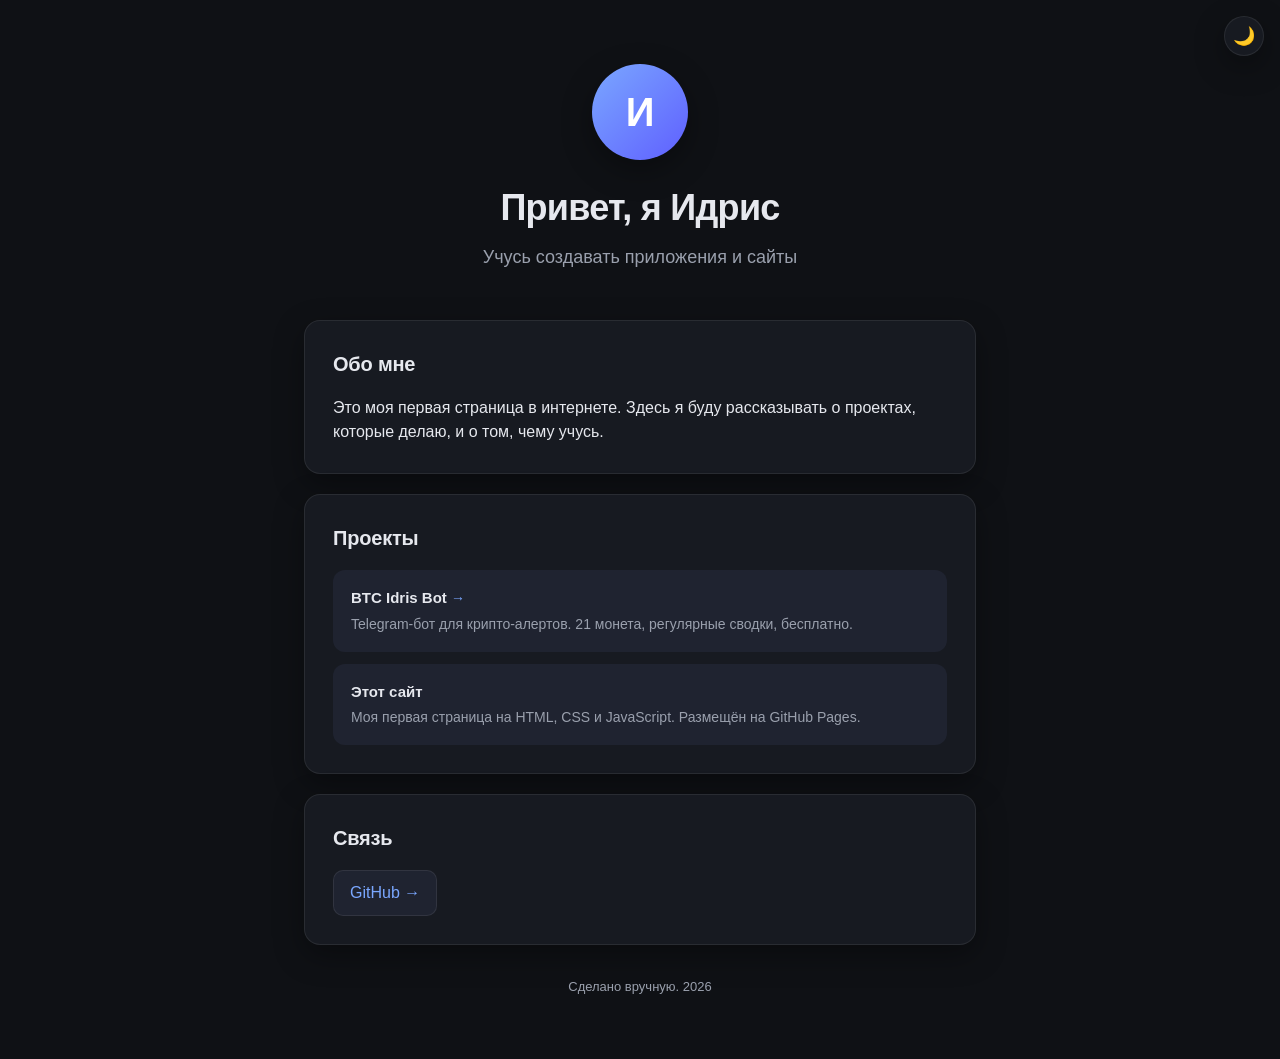
<file: index.html>
<!DOCTYPE html>
<html lang="ru">
<head>
  <meta charset="UTF-8" />
  <meta name="viewport" content="width=device-width, initial-scale=1.0" />
  <title>Идрис · Личная страница</title>
  <meta name="description" content="Личная страница Идриса" />
  <link rel="stylesheet" href="styles.css" />
</head>
<body>
  <button class="theme-toggle" id="themeToggle" aria-label="Сменить тему">🌙</button>

  <main class="container">
    <header class="hero">
      <div class="avatar" aria-hidden="true">И</div>
      <h1>Привет, я Идрис</h1>
      <p class="tagline">Учусь создавать приложения и сайты</p>
    </header>

    <section class="card">
      <h2>Обо мне</h2>
      <p>
        Это моя первая страница в интернете. Здесь я буду рассказывать о проектах,
        которые делаю, и о том, чему учусь.
      </p>
    </section>

    <section class="card">
      <h2>Проекты</h2>
      <ul class="projects">
        <li>
          <a href="bot/" class="project-link">
            <strong>BTC Idris Bot <span class="arrow">→</span></strong>
            <span>Telegram-бот для крипто-алертов. 21 монета, регулярные сводки, бесплатно.</span>
          </a>
        </li>
        <li>
          <strong>Этот сайт</strong>
          <span>Моя первая страница на HTML, CSS и JavaScript. Размещён на GitHub Pages.</span>
        </li>
      </ul>
    </section>

    <section class="card">
      <h2>Связь</h2>
      <div class="links">
        <a href="https://github.com/bashka201811-star" target="_blank" rel="noopener">
          GitHub →
        </a>
      </div>
    </section>

    <footer class="footer">
      <p>Сделано вручную. <span id="year"></span></p>
    </footer>
  </main>

  <script src="script.js"></script>
</body>
</html>
</file>
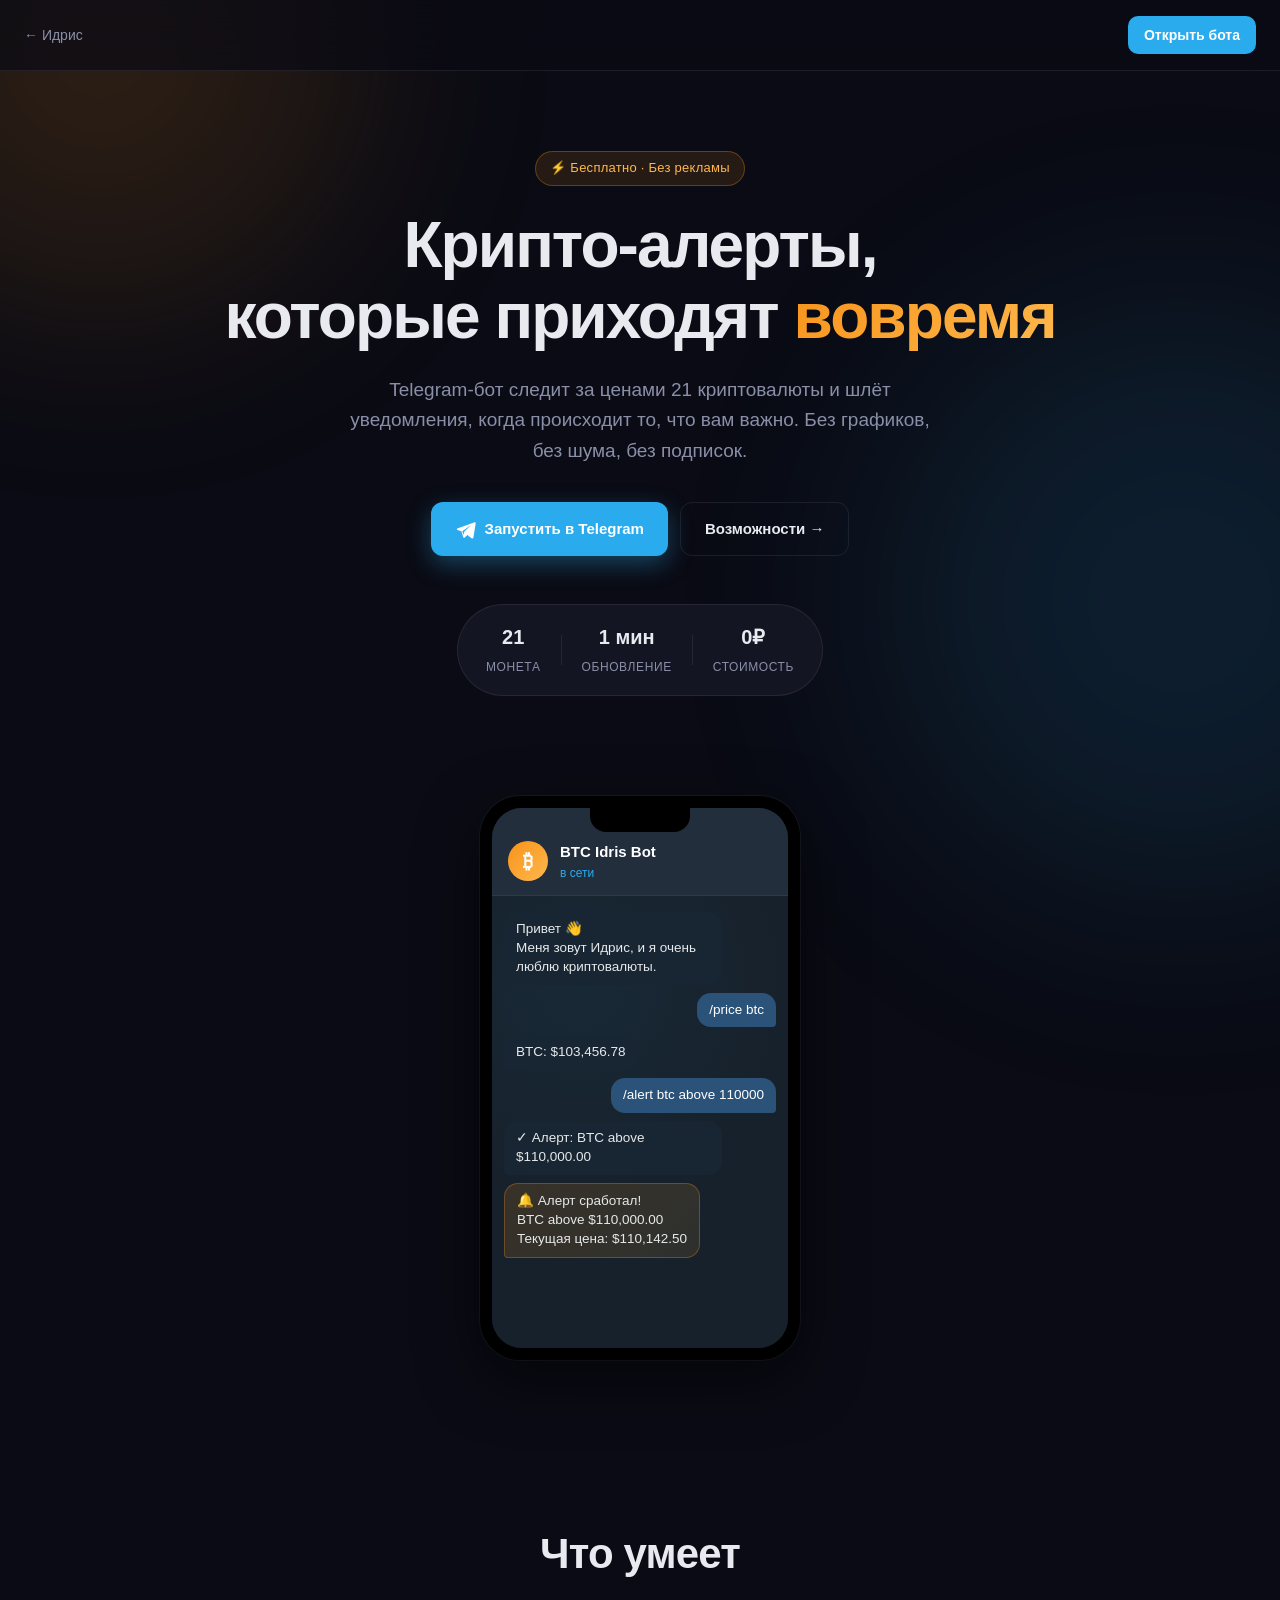
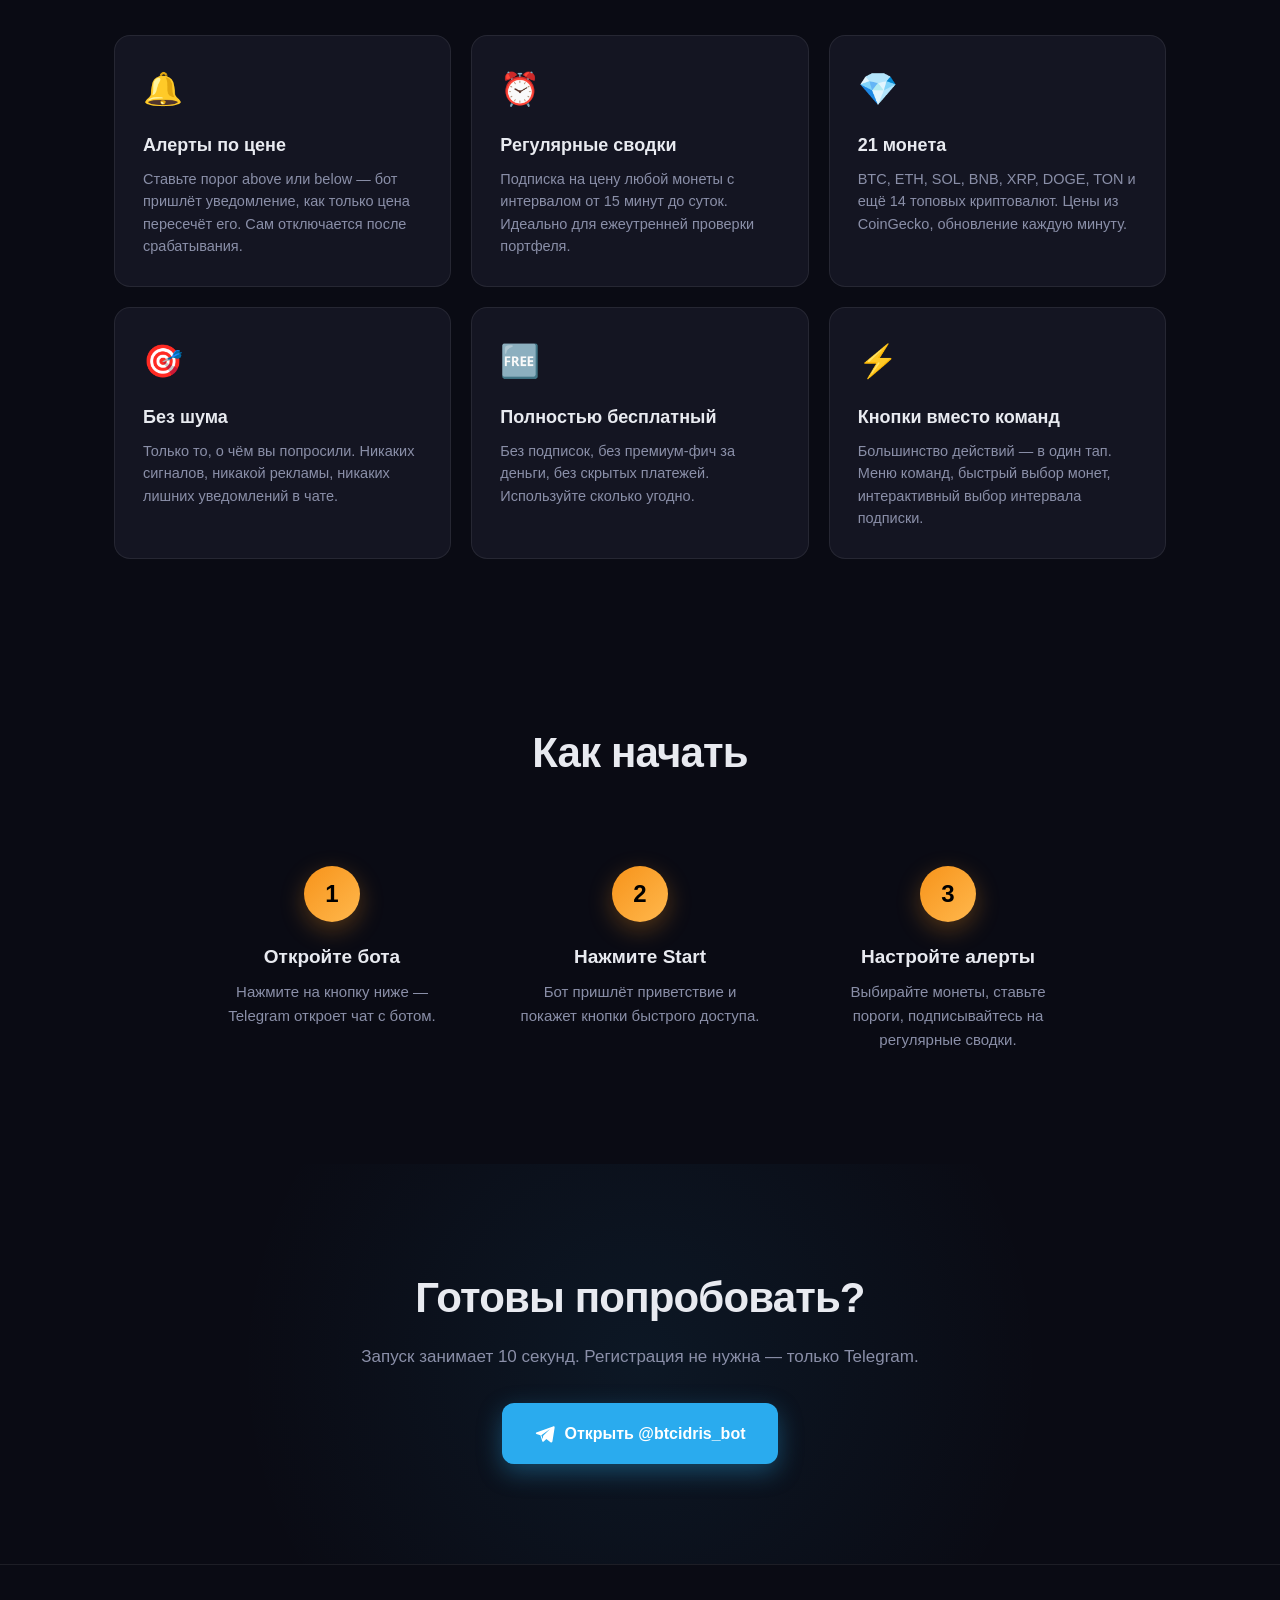
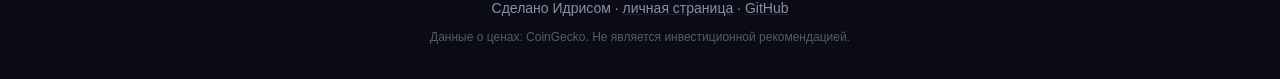
<file: bot/index.html>
<!DOCTYPE html>
<html lang="ru">
<head>
  <meta charset="UTF-8" />
  <meta name="viewport" content="width=device-width, initial-scale=1.0" />
  <title>BTC Idris Bot · Крипто-алерты в Telegram</title>
  <meta name="description" content="Telegram-бот для отслеживания цен криптовалют: алерты, регулярные сводки, 21 монета. Бесплатно." />
  <meta property="og:title" content="BTC Idris Bot — крипто-алерты в Telegram" />
  <meta property="og:description" content="Алерты по цене, регулярные сводки, 21 монета. Бесплатно." />
  <meta property="og:type" content="website" />
  <link rel="stylesheet" href="styles.css" />
</head>
<body>
  <div class="glow glow-1"></div>
  <div class="glow glow-2"></div>

  <nav class="nav">
    <a href="../" class="nav-logo">← Идрис</a>
    <a href="https://t.me/btcidris_bot" target="_blank" rel="noopener" class="nav-cta">
      Открыть бота
    </a>
  </nav>

  <main>
    <!-- Hero -->
    <section class="hero">
      <div class="container">
        <div class="badge">⚡ Бесплатно · Без рекламы</div>
        <h1>
          Крипто-алерты,<br />
          которые приходят <span class="gradient-text">вовремя</span>
        </h1>
        <p class="hero-subtitle">
          Telegram-бот следит за ценами 21 криптовалюты и шлёт уведомления, когда
          происходит то, что вам важно. Без графиков, без шума, без подписок.
        </p>
        <div class="hero-actions">
          <a href="https://t.me/btcidris_bot" target="_blank" rel="noopener" class="btn btn-primary">
            <svg width="22" height="22" viewBox="0 0 24 24" fill="currentColor">
              <path d="M21.5 4.5L2.5 11.5C1.8 11.8 1.9 12.8 2.6 13L7 14.5L9 21C9.2 21.7 10.1 21.9 10.6 21.4L13.5 18.5L18 22C18.8 22.6 19.9 22.2 20.1 21.2L22.5 6.2C22.7 5.1 21.7 4.2 21.5 4.5ZM10 15L9.5 18.5L8 14.5L17.5 7.5L10 15Z"/>
            </svg>
            Запустить в Telegram
          </a>
          <a href="#features" class="btn btn-ghost">Возможности →</a>
        </div>

        <div class="trust">
          <div class="trust-item">
            <strong>21</strong>
            <span>монета</span>
          </div>
          <div class="trust-divider"></div>
          <div class="trust-item">
            <strong>1 мин</strong>
            <span>обновление</span>
          </div>
          <div class="trust-divider"></div>
          <div class="trust-item">
            <strong>0₽</strong>
            <span>стоимость</span>
          </div>
        </div>
      </div>
    </section>

    <!-- Phone mockup -->
    <section class="mockup-section">
      <div class="container">
        <div class="phone">
          <div class="phone-notch"></div>
          <div class="phone-screen">
            <div class="chat-header">
              <div class="chat-avatar">₿</div>
              <div>
                <div class="chat-name">BTC Idris Bot</div>
                <div class="chat-status">в сети</div>
              </div>
            </div>
            <div class="chat-body">
              <div class="msg msg-in">Привет 👋<br/>Меня зовут Идрис, и я очень люблю криптовалюты.</div>
              <div class="msg msg-out">/price btc</div>
              <div class="msg msg-in">BTC: $103,456.78</div>
              <div class="msg msg-out">/alert btc above 110000</div>
              <div class="msg msg-in">✓ Алерт: BTC above $110,000.00</div>
              <div class="msg msg-in msg-alert">
                🔔 Алерт сработал!<br/>
                BTC above $110,000.00<br/>
                Текущая цена: $110,142.50
              </div>
            </div>
          </div>
        </div>
      </div>
    </section>

    <!-- Features -->
    <section class="features" id="features">
      <div class="container">
        <h2>Что умеет</h2>
        <div class="features-grid">
          <div class="feature">
            <div class="feature-icon">🔔</div>
            <h3>Алерты по цене</h3>
            <p>Ставьте порог above или below — бот пришлёт уведомление, как только цена пересечёт его. Сам отключается после срабатывания.</p>
          </div>
          <div class="feature">
            <div class="feature-icon">⏰</div>
            <h3>Регулярные сводки</h3>
            <p>Подписка на цену любой монеты с интервалом от 15 минут до суток. Идеально для ежеутренней проверки портфеля.</p>
          </div>
          <div class="feature">
            <div class="feature-icon">💎</div>
            <h3>21 монета</h3>
            <p>BTC, ETH, SOL, BNB, XRP, DOGE, TON и ещё 14 топовых криптовалют. Цены из CoinGecko, обновление каждую минуту.</p>
          </div>
          <div class="feature">
            <div class="feature-icon">🎯</div>
            <h3>Без шума</h3>
            <p>Только то, о чём вы попросили. Никаких сигналов, никакой рекламы, никаких лишних уведомлений в чате.</p>
          </div>
          <div class="feature">
            <div class="feature-icon">🆓</div>
            <h3>Полностью бесплатный</h3>
            <p>Без подписок, без премиум-фич за деньги, без скрытых платежей. Используйте сколько угодно.</p>
          </div>
          <div class="feature">
            <div class="feature-icon">⚡</div>
            <h3>Кнопки вместо команд</h3>
            <p>Большинство действий — в один тап. Меню команд, быстрый выбор монет, интерактивный выбор интервала подписки.</p>
          </div>
        </div>
      </div>
    </section>

    <!-- How it works -->
    <section class="steps">
      <div class="container">
        <h2>Как начать</h2>
        <div class="steps-grid">
          <div class="step">
            <div class="step-num">1</div>
            <h3>Откройте бота</h3>
            <p>Нажмите на кнопку ниже — Telegram откроет чат с ботом.</p>
          </div>
          <div class="step">
            <div class="step-num">2</div>
            <h3>Нажмите Start</h3>
            <p>Бот пришлёт приветствие и покажет кнопки быстрого доступа.</p>
          </div>
          <div class="step">
            <div class="step-num">3</div>
            <h3>Настройте алерты</h3>
            <p>Выбирайте монеты, ставьте пороги, подписывайтесь на регулярные сводки.</p>
          </div>
        </div>
      </div>
    </section>

    <!-- Final CTA -->
    <section class="final-cta">
      <div class="container">
        <h2>Готовы попробовать?</h2>
        <p>Запуск занимает 10 секунд. Регистрация не нужна — только Telegram.</p>
        <a href="https://t.me/btcidris_bot" target="_blank" rel="noopener" class="btn btn-primary btn-large">
          <svg width="22" height="22" viewBox="0 0 24 24" fill="currentColor">
            <path d="M21.5 4.5L2.5 11.5C1.8 11.8 1.9 12.8 2.6 13L7 14.5L9 21C9.2 21.7 10.1 21.9 10.6 21.4L13.5 18.5L18 22C18.8 22.6 19.9 22.2 20.1 21.2L22.5 6.2C22.7 5.1 21.7 4.2 21.5 4.5ZM10 15L9.5 18.5L8 14.5L17.5 7.5L10 15Z"/>
          </svg>
          Открыть @btcidris_bot
        </a>
      </div>
    </section>

    <footer class="footer">
      <div class="container">
        <p>Сделано Идрисом · <a href="../">личная страница</a> · <a href="https://github.com/bashka201811-star/Idris" target="_blank" rel="noopener">GitHub</a></p>
        <p class="footer-small">Данные о ценах: CoinGecko. Не является инвестиционной рекомендацией.</p>
      </div>
    </footer>
  </main>

  <script src="script.js"></script>
</body>
</html>
</file>
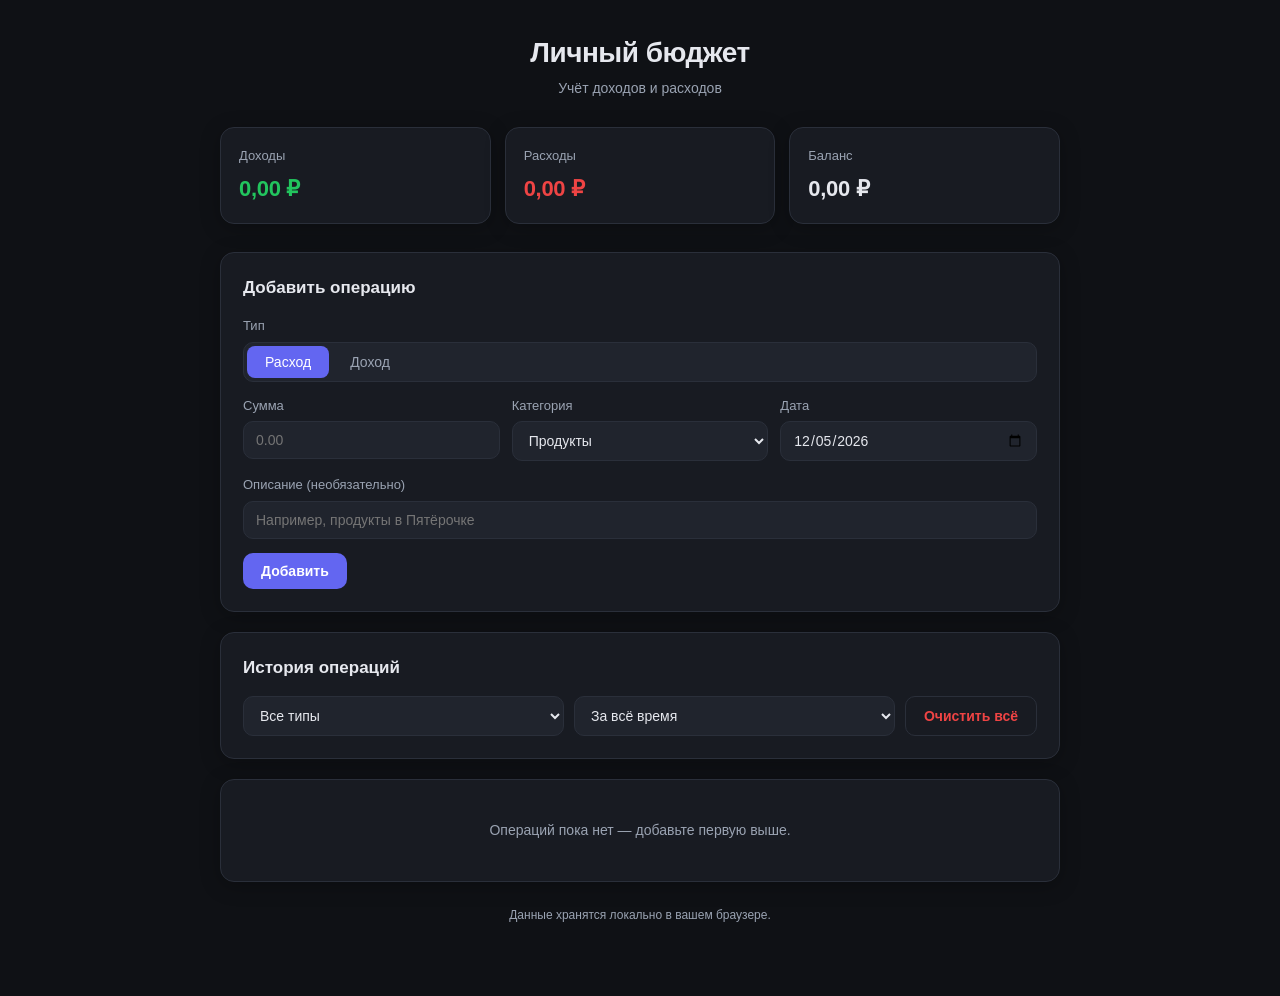
<file: expense-calculator/index.html>
<!DOCTYPE html>
<html lang="ru">
<head>
  <meta charset="UTF-8" />
  <meta name="viewport" content="width=device-width, initial-scale=1.0" />
  <title>Калькулятор доходов и расходов</title>
  <link rel="stylesheet" href="styles.css" />
</head>
<body>
  <div class="app">
    <header class="header">
      <h1>Личный бюджет</h1>
      <p class="subtitle">Учёт доходов и расходов</p>
    </header>

    <section class="summary">
      <div class="card card--income">
        <div class="card__label">Доходы</div>
        <div class="card__value" id="totalIncome">0 ₽</div>
      </div>
      <div class="card card--expense">
        <div class="card__label">Расходы</div>
        <div class="card__value" id="totalExpense">0 ₽</div>
      </div>
      <div class="card card--balance">
        <div class="card__label">Баланс</div>
        <div class="card__value" id="balance">0 ₽</div>
      </div>
    </section>

    <section class="form-section">
      <h2>Добавить операцию</h2>
      <form id="txForm" class="form">
        <div class="form__row">
          <div class="field">
            <label>Тип</label>
            <div class="toggle">
              <button type="button" class="toggle__btn is-active" data-type="expense">Расход</button>
              <button type="button" class="toggle__btn" data-type="income">Доход</button>
            </div>
          </div>
        </div>

        <div class="form__row form__row--grid">
          <div class="field">
            <label for="amount">Сумма</label>
            <input type="number" id="amount" step="0.01" min="0" placeholder="0.00" required />
          </div>
          <div class="field">
            <label for="category">Категория</label>
            <select id="category" required></select>
          </div>
          <div class="field">
            <label for="date">Дата</label>
            <input type="date" id="date" required />
          </div>
        </div>

        <div class="form__row">
          <div class="field">
            <label for="description">Описание (необязательно)</label>
            <input type="text" id="description" placeholder="Например, продукты в Пятёрочке" maxlength="120" />
          </div>
        </div>

        <button type="submit" class="btn btn--primary">Добавить</button>
      </form>
    </section>

    <section class="filters">
      <h2>История операций</h2>
      <div class="filters__row">
        <select id="filterType">
          <option value="all">Все типы</option>
          <option value="income">Только доходы</option>
          <option value="expense">Только расходы</option>
        </select>
        <select id="filterPeriod">
          <option value="all">За всё время</option>
          <option value="month">Текущий месяц</option>
          <option value="week">Последние 7 дней</option>
          <option value="today">Сегодня</option>
        </select>
        <button id="clearAll" class="btn btn--danger" type="button">Очистить всё</button>
      </div>
    </section>

    <section class="transactions">
      <ul id="txList" class="tx-list"></ul>
      <p id="emptyState" class="empty">Операций пока нет — добавьте первую выше.</p>
    </section>

    <section class="chart-section" id="chartSection" hidden>
      <h2>Расходы по категориям</h2>
      <div id="chart" class="chart"></div>
    </section>

    <footer class="footer">
      <p>Данные хранятся локально в вашем браузере.</p>
    </footer>
  </div>

  <script src="script.js"></script>
</body>
</html>
</file>
<file: styles.css>
:root {
  --bg: #0f1115;
  --surface: #171a21;
  --surface-2: #1f2330;
  --text: #e6e8ee;
  --text-muted: #9aa0ad;
  --accent: #7aa7ff;
  --border: rgba(255, 255, 255, 0.08);
  --shadow: 0 10px 30px rgba(0, 0, 0, 0.35);
}

:root[data-theme="light"] {
  --bg: #f7f8fb;
  --surface: #ffffff;
  --surface-2: #f1f3f8;
  --text: #1a1d24;
  --text-muted: #5b6273;
  --accent: #2f6dff;
  --border: rgba(0, 0, 0, 0.08);
  --shadow: 0 10px 30px rgba(20, 30, 60, 0.08);
}

* {
  box-sizing: border-box;
}

html, body {
  margin: 0;
  padding: 0;
}

body {
  font-family: -apple-system, BlinkMacSystemFont, "Segoe UI", Roboto, "Helvetica Neue",
    Arial, "Apple Color Emoji", "Segoe UI Emoji", sans-serif;
  background: var(--bg);
  color: var(--text);
  line-height: 1.55;
  -webkit-font-smoothing: antialiased;
  min-height: 100vh;
  transition: background 0.25s ease, color 0.25s ease;
}

.container {
  max-width: 720px;
  margin: 0 auto;
  padding: 64px 24px 48px;
}

.theme-toggle {
  position: fixed;
  top: 16px;
  right: 16px;
  width: 40px;
  height: 40px;
  border-radius: 50%;
  border: 1px solid var(--border);
  background: var(--surface);
  color: var(--text);
  font-size: 18px;
  cursor: pointer;
  box-shadow: var(--shadow);
  transition: transform 0.15s ease, background 0.25s ease;
}

.theme-toggle:hover {
  transform: scale(1.08);
}

.hero {
  text-align: center;
  margin-bottom: 48px;
}

.avatar {
  width: 96px;
  height: 96px;
  border-radius: 50%;
  margin: 0 auto 20px;
  display: grid;
  place-items: center;
  font-size: 40px;
  font-weight: 600;
  color: white;
  background: linear-gradient(135deg, #7aa7ff 0%, #5f5fff 100%);
  box-shadow: var(--shadow);
}

.hero h1 {
  font-size: 36px;
  margin: 0 0 8px;
  letter-spacing: -0.02em;
}

.tagline {
  color: var(--text-muted);
  font-size: 18px;
  margin: 0;
}

.card {
  background: var(--surface);
  border: 1px solid var(--border);
  border-radius: 16px;
  padding: 28px;
  margin-bottom: 20px;
  box-shadow: var(--shadow);
}

.card h2 {
  margin: 0 0 16px;
  font-size: 20px;
  letter-spacing: -0.01em;
}

.card p {
  margin: 0;
  color: var(--text);
}

.projects {
  list-style: none;
  margin: 0;
  padding: 0;
  display: grid;
  gap: 12px;
}

.projects li {
  background: var(--surface-2);
  border-radius: 12px;
  padding: 16px 18px;
  display: grid;
  gap: 4px;
}

.projects li strong {
  font-size: 15px;
}

.projects li span {
  color: var(--text-muted);
  font-size: 14px;
}

.projects li:has(.project-link) {
  padding: 0;
  background: var(--surface-2);
  transition: transform 0.15s ease, background 0.2s ease;
}

.projects li:has(.project-link):hover {
  background: var(--surface);
  transform: translateX(3px);
}

.project-link {
  display: grid;
  gap: 4px;
  padding: 16px 18px;
  color: var(--text);
  text-decoration: none;
}

.project-link strong .arrow {
  display: inline-block;
  transition: transform 0.2s ease;
  color: var(--accent);
}

.projects li:has(.project-link):hover .arrow {
  transform: translateX(4px);
}

.links {
  display: flex;
  gap: 12px;
  flex-wrap: wrap;
}

.links a {
  color: var(--accent);
  text-decoration: none;
  font-weight: 500;
  padding: 10px 16px;
  border-radius: 10px;
  border: 1px solid var(--border);
  background: var(--surface-2);
  transition: transform 0.1s ease, background 0.2s ease;
}

.links a:hover {
  transform: translateY(-1px);
  background: var(--surface);
}

.footer {
  text-align: center;
  color: var(--text-muted);
  font-size: 13px;
  margin-top: 32px;
}

@media (max-width: 500px) {
  .container {
    padding: 40px 16px 32px;
  }
  .hero h1 {
    font-size: 28px;
  }
  .card {
    padding: 20px;
  }
}
</file>
<file: bot/styles.css>
:root {
  --bg: #0a0b14;
  --surface: #141522;
  --surface-2: #1c1e2e;
  --border: rgba(255, 255, 255, 0.08);
  --text: #e8eaf0;
  --text-muted: #8a8fa8;
  --accent: #f7931a;
  --accent-2: #ffb84d;
  --tg-blue: #2aabee;
  --tg-blue-dark: #229ed9;
  --shadow: 0 20px 60px rgba(0, 0, 0, 0.5);
  --radius: 16px;
  --radius-lg: 24px;
}

* {
  box-sizing: border-box;
  margin: 0;
  padding: 0;
}

html {
  scroll-behavior: smooth;
}

body {
  font-family: -apple-system, BlinkMacSystemFont, "Inter", "Segoe UI", Roboto,
    "Helvetica Neue", Arial, sans-serif;
  background: var(--bg);
  color: var(--text);
  line-height: 1.6;
  -webkit-font-smoothing: antialiased;
  overflow-x: hidden;
}

.container {
  max-width: 1100px;
  margin: 0 auto;
  padding: 0 24px;
}

/* Decorative glows */
.glow {
  position: fixed;
  border-radius: 50%;
  filter: blur(120px);
  opacity: 0.4;
  pointer-events: none;
  z-index: 0;
}

.glow-1 {
  width: 500px;
  height: 500px;
  background: #f7931a;
  top: -200px;
  left: -150px;
  opacity: 0.15;
}

.glow-2 {
  width: 600px;
  height: 600px;
  background: #2aabee;
  top: 300px;
  right: -200px;
  opacity: 0.12;
}

main {
  position: relative;
  z-index: 1;
}

/* Navigation */
.nav {
  position: sticky;
  top: 0;
  z-index: 100;
  display: flex;
  justify-content: space-between;
  align-items: center;
  padding: 16px 24px;
  background: rgba(10, 11, 20, 0.7);
  backdrop-filter: blur(20px);
  -webkit-backdrop-filter: blur(20px);
  border-bottom: 1px solid var(--border);
}

.nav-logo {
  color: var(--text-muted);
  text-decoration: none;
  font-size: 14px;
  font-weight: 500;
  transition: color 0.2s;
}

.nav-logo:hover {
  color: var(--text);
}

.nav-cta {
  background: var(--tg-blue);
  color: white;
  text-decoration: none;
  padding: 8px 16px;
  border-radius: 10px;
  font-size: 14px;
  font-weight: 600;
  transition: transform 0.15s, background 0.2s;
}

.nav-cta:hover {
  background: var(--tg-blue-dark);
  transform: translateY(-1px);
}

/* Hero */
.hero {
  padding: 80px 0 60px;
  text-align: center;
  position: relative;
}

.badge {
  display: inline-block;
  background: rgba(247, 147, 26, 0.12);
  border: 1px solid rgba(247, 147, 26, 0.3);
  color: var(--accent-2);
  padding: 6px 14px;
  border-radius: 100px;
  font-size: 13px;
  font-weight: 500;
  margin-bottom: 24px;
  letter-spacing: 0.02em;
}

.hero h1 {
  font-size: clamp(36px, 6vw, 64px);
  font-weight: 700;
  letter-spacing: -0.03em;
  line-height: 1.1;
  margin-bottom: 24px;
}

.gradient-text {
  background: linear-gradient(135deg, var(--accent) 0%, var(--accent-2) 100%);
  -webkit-background-clip: text;
  -webkit-text-fill-color: transparent;
  background-clip: text;
}

.hero-subtitle {
  font-size: clamp(16px, 2vw, 19px);
  color: var(--text-muted);
  max-width: 600px;
  margin: 0 auto 36px;
}

.hero-actions {
  display: flex;
  gap: 12px;
  justify-content: center;
  flex-wrap: wrap;
  margin-bottom: 48px;
}

.btn {
  display: inline-flex;
  align-items: center;
  gap: 8px;
  padding: 14px 24px;
  border-radius: 12px;
  text-decoration: none;
  font-weight: 600;
  font-size: 15px;
  transition: all 0.2s;
  border: none;
  cursor: pointer;
}

.btn-primary {
  background: var(--tg-blue);
  color: white;
  box-shadow: 0 8px 24px rgba(42, 171, 238, 0.35);
}

.btn-primary:hover {
  background: var(--tg-blue-dark);
  transform: translateY(-2px);
  box-shadow: 0 12px 32px rgba(42, 171, 238, 0.45);
}

.btn-ghost {
  background: transparent;
  color: var(--text);
  border: 1px solid var(--border);
}

.btn-ghost:hover {
  background: var(--surface);
  border-color: rgba(255, 255, 255, 0.15);
}

.btn-large {
  padding: 18px 32px;
  font-size: 16px;
}

.trust {
  display: inline-flex;
  align-items: center;
  gap: 20px;
  padding: 16px 28px;
  background: var(--surface);
  border: 1px solid var(--border);
  border-radius: 100px;
}

.trust-item {
  text-align: center;
}

.trust-item strong {
  display: block;
  font-size: 20px;
  font-weight: 700;
  color: var(--text);
}

.trust-item span {
  font-size: 12px;
  color: var(--text-muted);
  text-transform: uppercase;
  letter-spacing: 0.05em;
}

.trust-divider {
  width: 1px;
  height: 30px;
  background: var(--border);
}

/* Phone mockup */
.mockup-section {
  padding: 40px 0 80px;
  display: flex;
  justify-content: center;
}

.phone {
  width: 320px;
  background: #000;
  border-radius: 40px;
  padding: 12px;
  box-shadow: var(--shadow), 0 0 0 1px rgba(255, 255, 255, 0.06);
  position: relative;
}

.phone-notch {
  width: 100px;
  height: 24px;
  background: #000;
  border-radius: 0 0 16px 16px;
  position: absolute;
  top: 12px;
  left: 50%;
  transform: translateX(-50%);
  z-index: 2;
}

.phone-screen {
  background: #17212b;
  border-radius: 30px;
  overflow: hidden;
  min-height: 540px;
  display: flex;
  flex-direction: column;
}

.chat-header {
  background: #232e3c;
  padding: 32px 16px 12px;
  display: flex;
  align-items: center;
  gap: 12px;
  border-bottom: 1px solid rgba(255, 255, 255, 0.05);
}

.chat-avatar {
  width: 40px;
  height: 40px;
  border-radius: 50%;
  background: linear-gradient(135deg, var(--accent), var(--accent-2));
  display: grid;
  place-items: center;
  font-weight: 700;
  font-size: 20px;
  color: white;
}

.chat-name {
  font-weight: 600;
  font-size: 15px;
  color: #fff;
}

.chat-status {
  font-size: 12px;
  color: var(--tg-blue);
}

.chat-body {
  flex: 1;
  padding: 16px 12px;
  display: flex;
  flex-direction: column;
  gap: 8px;
  background:
    radial-gradient(circle at 30% 20%, rgba(42, 171, 238, 0.06), transparent 50%),
    #17212b;
}

.msg {
  max-width: 80%;
  padding: 8px 12px;
  border-radius: 14px;
  font-size: 13.5px;
  line-height: 1.4;
  word-wrap: break-word;
}

.msg-in {
  background: #182533;
  color: #e6e9ea;
  border-bottom-left-radius: 4px;
  align-self: flex-start;
}

.msg-out {
  background: #2b5278;
  color: #fff;
  border-bottom-right-radius: 4px;
  align-self: flex-end;
}

.msg-alert {
  background: linear-gradient(135deg, rgba(247, 147, 26, 0.15), rgba(255, 184, 77, 0.1));
  border: 1px solid rgba(247, 147, 26, 0.3);
}

/* Sections common */
.features,
.steps,
.final-cta {
  padding: 80px 0;
}

h2 {
  font-size: clamp(28px, 4vw, 42px);
  font-weight: 700;
  letter-spacing: -0.02em;
  text-align: center;
  margin-bottom: 48px;
}

/* Features grid */
.features-grid {
  display: grid;
  grid-template-columns: repeat(auto-fit, minmax(280px, 1fr));
  gap: 20px;
}

.feature {
  background: var(--surface);
  border: 1px solid var(--border);
  border-radius: var(--radius);
  padding: 28px;
  transition: transform 0.2s, border-color 0.2s;
}

.feature:hover {
  transform: translateY(-4px);
  border-color: rgba(247, 147, 26, 0.3);
}

.feature-icon {
  font-size: 32px;
  margin-bottom: 16px;
}

.feature h3 {
  font-size: 18px;
  font-weight: 600;
  margin-bottom: 8px;
}

.feature p {
  font-size: 14.5px;
  color: var(--text-muted);
  line-height: 1.55;
}

/* Steps */
.steps-grid {
  display: grid;
  grid-template-columns: repeat(auto-fit, minmax(260px, 1fr));
  gap: 24px;
  max-width: 900px;
  margin: 0 auto;
}

.step {
  text-align: center;
  padding: 32px 20px;
}

.step-num {
  width: 56px;
  height: 56px;
  margin: 0 auto 20px;
  background: linear-gradient(135deg, var(--accent), var(--accent-2));
  border-radius: 50%;
  display: grid;
  place-items: center;
  font-size: 24px;
  font-weight: 700;
  color: #000;
  box-shadow: 0 8px 24px rgba(247, 147, 26, 0.3);
}

.step h3 {
  font-size: 19px;
  font-weight: 600;
  margin-bottom: 8px;
}

.step p {
  color: var(--text-muted);
  font-size: 15px;
}

/* Final CTA */
.final-cta {
  text-align: center;
  background:
    radial-gradient(circle at center, rgba(42, 171, 238, 0.08), transparent 60%),
    var(--bg);
  padding: 100px 0;
}

.final-cta h2 {
  margin-bottom: 12px;
}

.final-cta p {
  color: var(--text-muted);
  font-size: 17px;
  margin-bottom: 32px;
}

/* Footer */
.footer {
  border-top: 1px solid var(--border);
  padding: 32px 0;
  text-align: center;
  color: var(--text-muted);
  font-size: 14px;
}

.footer a {
  color: var(--text-muted);
  text-decoration: underline;
  text-decoration-color: var(--border);
  transition: color 0.2s;
}

.footer a:hover {
  color: var(--text);
}

.footer-small {
  font-size: 12px;
  margin-top: 8px;
  opacity: 0.6;
}

/* Responsive */
@media (max-width: 640px) {
  .hero {
    padding: 50px 0 40px;
  }
  .trust {
    gap: 14px;
    padding: 14px 20px;
  }
  .trust-item strong {
    font-size: 17px;
  }
  .features,
  .steps,
  .final-cta {
    padding: 60px 0;
  }
  h2 {
    margin-bottom: 36px;
  }
  .phone {
    width: 280px;
  }
}

/* Reveal animation */
@keyframes fadeUp {
  from {
    opacity: 0;
    transform: translateY(20px);
  }
  to {
    opacity: 1;
    transform: translateY(0);
  }
}

.reveal {
  animation: fadeUp 0.8s ease-out backwards;
}

.hero .badge { animation: fadeUp 0.6s ease-out; }
.hero h1 { animation: fadeUp 0.7s ease-out 0.1s backwards; }
.hero-subtitle { animation: fadeUp 0.7s ease-out 0.2s backwards; }
.hero-actions { animation: fadeUp 0.7s ease-out 0.3s backwards; }
.trust { animation: fadeUp 0.7s ease-out 0.4s backwards; }
.phone { animation: fadeUp 0.8s ease-out 0.4s backwards; }
</file>
<file: expense-calculator/styles.css>
:root {
  --bg: #0f1115;
  --surface: #181b22;
  --surface-2: #20242d;
  --border: #2a2f3a;
  --text: #e6e8ee;
  --text-muted: #9aa3b2;
  --primary: #6366f1;
  --primary-hover: #5457e0;
  --income: #22c55e;
  --expense: #ef4444;
  --danger: #b91c1c;
  --radius: 14px;
  --shadow: 0 4px 20px rgba(0, 0, 0, 0.25);
}

* {
  box-sizing: border-box;
}

html, body {
  margin: 0;
  padding: 0;
  background: var(--bg);
  color: var(--text);
  font-family: -apple-system, BlinkMacSystemFont, "Segoe UI", Roboto, "Helvetica Neue", sans-serif;
  font-size: 15px;
  line-height: 1.5;
  min-height: 100vh;
}

.app {
  max-width: 880px;
  margin: 0 auto;
  padding: 32px 20px 60px;
}

.header {
  text-align: center;
  margin-bottom: 28px;
}

.header h1 {
  margin: 0 0 4px;
  font-size: 28px;
  font-weight: 700;
  letter-spacing: -0.5px;
}

.subtitle {
  margin: 0;
  color: var(--text-muted);
  font-size: 14px;
}

.summary {
  display: grid;
  grid-template-columns: repeat(3, 1fr);
  gap: 14px;
  margin-bottom: 28px;
}

.card {
  background: var(--surface);
  border: 1px solid var(--border);
  border-radius: var(--radius);
  padding: 18px;
  box-shadow: var(--shadow);
}

.card__label {
  font-size: 13px;
  color: var(--text-muted);
  margin-bottom: 6px;
}

.card__value {
  font-size: 22px;
  font-weight: 700;
  letter-spacing: -0.3px;
  word-break: break-word;
}

.card--income .card__value { color: var(--income); }
.card--expense .card__value { color: var(--expense); }
.card--balance .card__value { color: var(--text); }
.card--balance.is-negative .card__value { color: var(--expense); }
.card--balance.is-positive .card__value { color: var(--income); }

.form-section,
.filters,
.transactions,
.chart-section {
  background: var(--surface);
  border: 1px solid var(--border);
  border-radius: var(--radius);
  padding: 22px;
  margin-bottom: 20px;
  box-shadow: var(--shadow);
}

h2 {
  margin: 0 0 16px;
  font-size: 17px;
  font-weight: 600;
}

.form__row {
  margin-bottom: 14px;
}

.form__row--grid {
  display: grid;
  grid-template-columns: 1fr 1fr 1fr;
  gap: 12px;
}

.field {
  display: flex;
  flex-direction: column;
}

.field label {
  font-size: 13px;
  color: var(--text-muted);
  margin-bottom: 6px;
}

input,
select {
  background: var(--surface-2);
  color: var(--text);
  border: 1px solid var(--border);
  border-radius: 10px;
  padding: 10px 12px;
  font-size: 14px;
  font-family: inherit;
  outline: none;
  transition: border-color 0.15s, box-shadow 0.15s;
}

input:focus,
select:focus {
  border-color: var(--primary);
  box-shadow: 0 0 0 3px rgba(99, 102, 241, 0.18);
}

.toggle {
  display: inline-flex;
  background: var(--surface-2);
  border: 1px solid var(--border);
  border-radius: 10px;
  padding: 3px;
  gap: 3px;
}

.toggle__btn {
  background: transparent;
  color: var(--text-muted);
  border: none;
  padding: 8px 18px;
  font-size: 14px;
  font-weight: 500;
  border-radius: 8px;
  cursor: pointer;
  transition: background 0.15s, color 0.15s;
  font-family: inherit;
}

.toggle__btn.is-active {
  background: var(--primary);
  color: white;
}

.btn {
  border: none;
  border-radius: 10px;
  padding: 10px 18px;
  font-size: 14px;
  font-weight: 600;
  cursor: pointer;
  font-family: inherit;
  transition: background 0.15s, transform 0.05s;
}

.btn:active {
  transform: translateY(1px);
}

.btn--primary {
  background: var(--primary);
  color: white;
}

.btn--primary:hover {
  background: var(--primary-hover);
}

.btn--danger {
  background: transparent;
  color: var(--expense);
  border: 1px solid var(--border);
}

.btn--danger:hover {
  background: rgba(239, 68, 68, 0.08);
  border-color: var(--expense);
}

.filters__row {
  display: flex;
  gap: 10px;
  flex-wrap: wrap;
}

.filters__row select {
  flex: 1;
  min-width: 140px;
}

.tx-list {
  list-style: none;
  margin: 0;
  padding: 0;
}

.tx {
  display: grid;
  grid-template-columns: 1fr auto auto;
  align-items: center;
  gap: 14px;
  padding: 14px 4px;
  border-bottom: 1px solid var(--border);
}

.tx:last-child {
  border-bottom: none;
}

.tx__info {
  min-width: 0;
}

.tx__title {
  font-weight: 500;
  margin-bottom: 2px;
  white-space: nowrap;
  overflow: hidden;
  text-overflow: ellipsis;
}

.tx__meta {
  font-size: 12px;
  color: var(--text-muted);
}

.tx__amount {
  font-weight: 700;
  font-size: 15px;
  white-space: nowrap;
}

.tx__amount--income { color: var(--income); }
.tx__amount--expense { color: var(--expense); }

.tx__delete {
  background: transparent;
  border: none;
  color: var(--text-muted);
  cursor: pointer;
  font-size: 18px;
  padding: 4px 8px;
  border-radius: 6px;
  transition: background 0.15s, color 0.15s;
}

.tx__delete:hover {
  color: var(--expense);
  background: rgba(239, 68, 68, 0.08);
}

.empty {
  text-align: center;
  color: var(--text-muted);
  margin: 0;
  padding: 18px;
  font-size: 14px;
}

.chart {
  display: flex;
  flex-direction: column;
  gap: 10px;
}

.chart__row {
  display: grid;
  grid-template-columns: 130px 1fr auto;
  gap: 12px;
  align-items: center;
  font-size: 13px;
}

.chart__bar {
  background: var(--surface-2);
  border-radius: 6px;
  overflow: hidden;
  height: 10px;
}

.chart__fill {
  height: 100%;
  background: linear-gradient(90deg, var(--primary), #8b5cf6);
  border-radius: 6px;
}

.chart__amount {
  font-weight: 600;
  white-space: nowrap;
}

.footer {
  text-align: center;
  margin-top: 24px;
  color: var(--text-muted);
  font-size: 12px;
}

@media (max-width: 640px) {
  .summary {
    grid-template-columns: 1fr;
  }
  .form__row--grid {
    grid-template-columns: 1fr;
  }
  .card__value {
    font-size: 20px;
  }
  .chart__row {
    grid-template-columns: 100px 1fr auto;
    font-size: 12px;
  }
}
</file>
